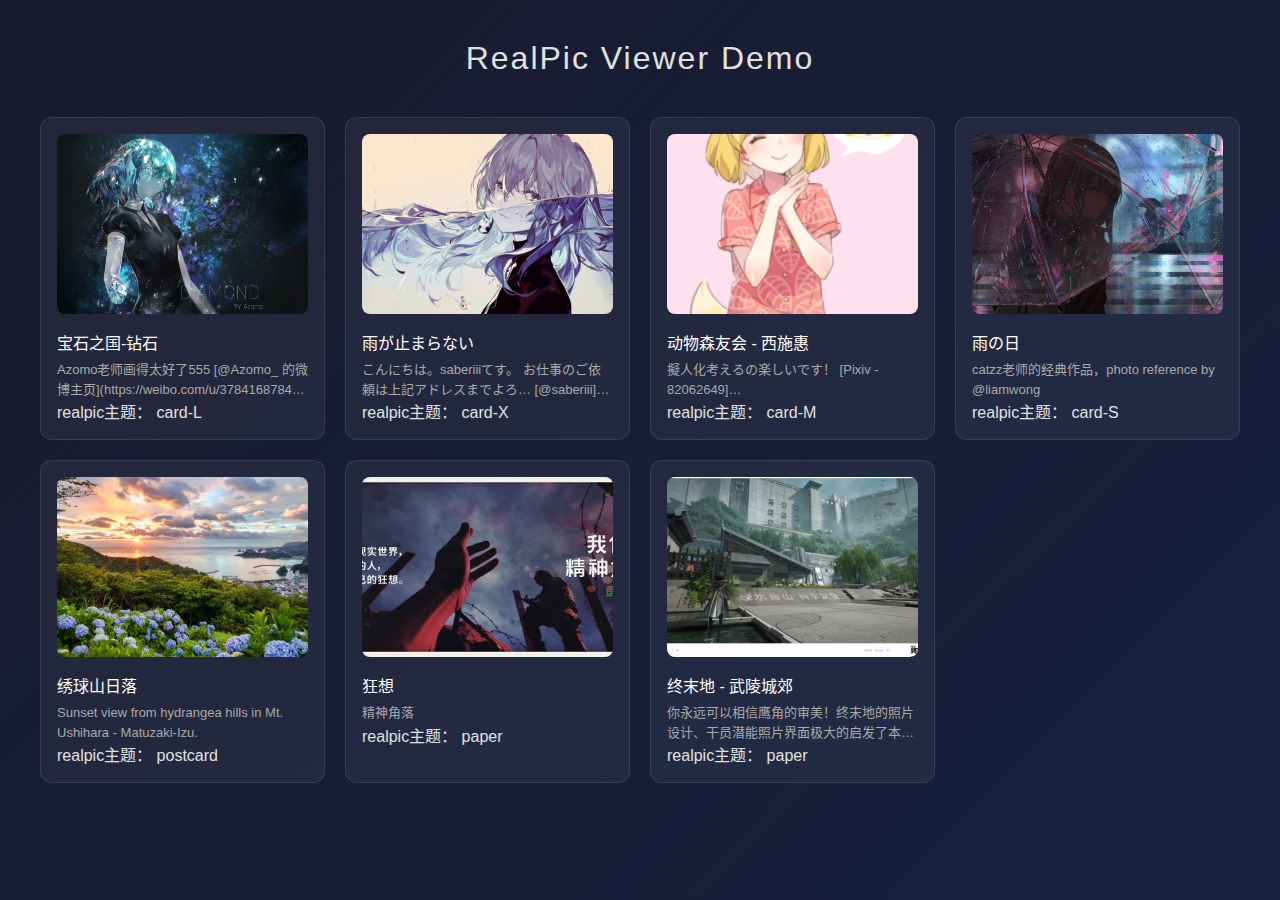
<file: demo/demo.html>
<!DOCTYPE html>
<html lang="zh-CN">
<head>
    <meta charset="UTF-8">
    <meta name="viewport" content="width=device-width, initial-scale=1.0">
    <title>RealPic Viewer Demo</title>
    <link rel="icon" type="image/x-icon" href="../favicon.ico">
    <link rel="stylesheet" href="../realpic.css">
    <link rel="stylesheet" href="../realpic_viewer.css">
    <style>
        * {
            margin: 0;
            padding: 0;
            box-sizing: border-box;
        }
        
        body {
            font-family: -apple-system, BlinkMacSystemFont, 'Segoe UI', Roboto, sans-serif;
            background: linear-gradient(135deg, #1a1a2e 0%, #16213e 100%);
            min-height: 100vh;
            padding: 40px 20px;
            color: #e1e1e1;
        }
        
        h1 {
            text-align: center;
            margin-bottom: 40px;
            font-weight: 300;
            letter-spacing: 2px;
        }
        
        .gallery {
            display: grid;
            grid-template-columns: repeat(auto-fill, minmax(280px, 1fr));
            gap: 20px;
            max-width: 1200px;
            margin: 0 auto;
        }
        
        .image-card {
            background: rgba(255, 255, 255, 0.05);
            border: 1px solid rgba(255, 255, 255, 0.1);
            border-radius: 12px;
            padding: 16px;
            cursor: pointer;
            transition: transform 0.3s, background 0.3s;
        }
        
        .image-card:hover {
            transform: translateY(-4px);
            background: rgba(255, 255, 255, 0.1);
        }
        
        .image-card img {
            width: 100%;
            height: 180px;
            object-fit: cover;
            border-radius: 8px;
            margin-bottom: 12px;
        }
        
        .image-card h3 {
            font-size: 16px;
            font-weight: 500;
            margin-bottom: 6px;
            color: #fff;
        }
        
        .image-card p {
            font-size: 13px;
            color: #aaa;
            line-height: 1.5;
            overflow: hidden;
            text-overflow: ellipsis;
            display: -webkit-box;
            line-clamp: 2;
            -webkit-line-clamp: 2;
            -webkit-box-orient: vertical;
        }
        
        .loading {
            text-align: center;
            padding: 60px;
            color: #888;
        }
    </style>
</head>
<body>
    <h1>RealPic Viewer Demo</h1>
    <div id="gallery" class="gallery">
        <div class="loading">加载中...</div>
    </div>

    <!-- RealPicViewer 蒙版结构 -->
    <div id="viewerModal" class="viewer-modal">
        <div class="viewer-content">
            <div id="viewerContainer" class="viewer-container"></div>
            <div class="viewer-info">
                <div id="viewerTitle" class="viewer-title"></div>
                <div id="viewerDescription" class="viewer-description"></div>
                <div id="viewerTags" class="viewer-tags"></div>
            </div>
        </div>
        <div class="viewer-controls">
            <button class="viewer-btn viewer-btn-flip" id="viewerFlipBtn" title="翻转">
                <svg xmlns="http://www.w3.org/2000/svg" viewBox="0 0 256 256" fill="none" stroke="#fff" stroke-width="24" stroke-linecap="round">
                    <path d="M240.5 128A112.5 112.5 0 1115.5 128A112.5 112.5 0 11240.5 128ZM56 147L200 147M159.58 187.92L199.08 148.42M200 103L56 103M96.68 62.08L57.18 101.58"/>
                </svg>
            </button>
            <button class="viewer-btn viewer-btn-close" id="viewerCloseBtn" title="关闭">
                <svg xmlns="http://www.w3.org/2000/svg" viewBox="0 0 256 256" fill="none" stroke="#fff" stroke-width="24" stroke-linecap="round">
                    <path d="M240.5 128A112.5 112.5 0 1115.5 128A112.5 112.5 0 11240.5 128ZM74 181.53L182.5 73.03M74 73L182.5 181.5"/>
                </svg>
            </button>
        </div>
    </div>

    <script type="module">
        import { RealPicViewer } from '../realpic_viewer.js';
        
        // 初始化查看器
        const viewer = new RealPicViewer({
            originPath: './public/images/',
            themesPath: '../themes/',
            defaultTheme: 'default',
            loadingImage: '../loading.svg',
        });
        
        // 加载图片数据
        async function loadImages() {
            try {
                const response = await fetch('./public/manifest.json');
                const images = await response.json();
                renderGallery(images);
            } catch (error) {
                console.error('加载图片数据失败:', error);
                document.getElementById('gallery').innerHTML = 
                    '<div class="loading">加载失败，请检查网络连接</div>';
            }
        }
        
        // 渲染图片列表
        function renderGallery(images) {
            const gallery = document.getElementById('gallery');
            gallery.innerHTML = '';

            images.forEach(image => {
                const card = document.createElement('div');
                card.className = 'image-card';
                card.innerHTML = `
                    <img src="./public/thumbs/${image.filename}" alt="${image.title}" loading="lazy" onerror="this.src='./public/images/${image.filename}'">
                    <h3>${escapeHtml(image.title)}</h3>
                    <p>${escapeHtml(image.description || '')}</p>
                    <div class="theme-info">
                        <span>realpic主题：</span>
                        <span>${escapeHtml(image.theme)}</span>
                    </div>
                `;
                card.addEventListener('click', () => viewer.show(image));
                gallery.appendChild(card);
            });
        }
        
        // 转义HTML特殊字符
        function escapeHtml(text) {
            const div = document.createElement('div');
            div.textContent = text;
            return div.innerHTML;
        }
        
        // 启动
        loadImages();
    </script>
</body>
</html>
</file>
<file: realpic.css>
/* RealPic 组件样式 */

/* 注册./fonts/中存在的字体 */
/* 智勇手书3600 */
@font-face {
    font-family: 'zhiyongshoushu';
    src: url('./../realpic/fonts/zhiyongshoushu4000.woff2') format('woff2');
    font-weight: normal;
    font-style: normal;
    font-display: swap;
}

.realpic-mount-point { box-sizing: border-box; }

.realpic-root {
    position: relative;
    width: 100%;
    height: 100%;
    perspective: 1200px;
    -webkit-tap-highlight-color: transparent;
    display: flex;
    align-items: center;
    justify-content: center;
    color-scheme: light; /* 禁用深色模式自动适配 */
    forced-color-adjust: none; /* 禁用强制颜色调整 */
}

.realpic-viewport {
    position: relative;
    transform-style: preserve-3d;
    transform: translateZ(0);
    transition: transform 0.2s ease;
}

.realpic-flipper {
    position: relative;
    width: 100%;
    height: 100%;
    transform-style: preserve-3d;
    transition: transform 0.6s cubic-bezier(0.4, 0, 0.2, 1);
}

.realpic-root.realpic-flipped .realpic-flipper {
    transform: rotateY(180deg);
}

.realpic-front, .realpic-back {
    position: absolute;
    width: 100%;
    height: 100%;
    backface-visibility: hidden;
    top: 0;
    left: 0;
    overflow: visible;
    border-radius: 4px;
}

.realpic-front { z-index: 2; }
.realpic-back { transform: rotateY(180deg); }

.realpic-frame {
    position: absolute;
    background-size: 100% 100%;
    background-repeat: no-repeat;
    background-position: center;
    overflow: hidden;
}

.realpic-content-area {
    position: absolute;
    overflow: hidden;
    display: flex;
}

/* position 样式 */
.realpic-content-area[data-position="center"] { align-items: center; justify-content: center; }
.realpic-content-area[data-position="top"] { align-items: flex-start; justify-content: center; }
.realpic-content-area[data-position="bottom"] { align-items: flex-end; justify-content: center; }
.realpic-content-area[data-position="left"] { align-items: center; justify-content: flex-start; }
.realpic-content-area[data-position="right"] { align-items: center; justify-content: flex-end; }

/* fit 样式 */
.realpic-content-area[data-fit="contain"] img { object-fit: contain; }
.realpic-content-area[data-fit="cover"] img { object-fit: cover; }
.realpic-content-area[data-fit="stretch"] img { object-fit: fill; }

.realpic-content-area img {
    width: 100%;
    height: 100%;
    display: block;
}

.realpic-content-area .realpic-text-content {
    width: 100%;
    height: 100%;
    overflow: hidden;
    word-wrap: break-word;
    overflow-wrap: break-word;
    text-align: inherit;
    line-height: 1.6;
    forced-color-adjust: none; /* 禁用强制颜色调整，保留主题配置的颜色 */
}

/* 代码块样式 */
.realpic-text-content code {
    background: rgba(0, 0, 0, 0.08);
    padding: 0.2em 0.4em;
    border-radius: 0.4em;
    font-size: 0.85em;
}

.realpic-hidden {
    visibility: hidden;
    opacity: 0;
}

/* @media (max-width: 768px) {
    .realpic-root { perspective: 800px; }
    .realpic-flipper { transition-duration: 0.5s; }
} */
</file>
<file: realpic_viewer.css>
/**
 * RealPicViewer 样式
 * 统一的图片查看蒙版组件样式
 */

/* 蒙版层 */
.viewer-modal {
    display: none;
    position: fixed;
    top: 0;
    left: 0;
    width: 100%;
    height: 100%;
    background: rgba(0, 0, 0, 0.9);
    z-index: 10000;
    justify-content: center;
    align-items: center;
    opacity: 0;
    transition: opacity 0.3s ease;
}

.viewer-modal.active {
    display: flex;
    opacity: 1;
}

/* 内容容器 */
.viewer-content {
    display: flex;
    flex-direction: column;
    align-items: center;
    gap: 20px;
    width: 90vw;
    max-width: 1000px;
    height: 95vh;
}

/* RealPic 容器 - 需要明确的宽高 */
.viewer-container {
    width: 100%;
    height: calc(100% - 100px); /* 减去标题高度和间距 */
    display: flex;
    justify-content: center;
    align-items: center;
    position: relative;
}

/* 信息区域 */
.viewer-info {
    display: flex;
    flex-direction: column;
    align-items: center;
    gap: 8px;
    max-width: 80%;
}

/* 标题 */
.viewer-title {
    color: #e1e1e1;
    font-size: 1.25em;
    font-weight: 400;
    text-align: center;
    line-height: 1.4;
}

/* 描述 */
.viewer-description {
    color: #aaa;
    font-size: 1em;
    text-align: center;
    line-height: 1.5;
    opacity: 0.9;
}

/* Markdown 链接样式 */
.viewer-md-link {
    color: #4a9eff;
    text-decoration: underline;
}

/* 右下角控制按钮组 */
.viewer-controls {
    position: fixed;
    bottom: 30px;
    right: 80px;
    display: flex;
    gap: 12px;
    z-index: 10001;
}

/* 控制按钮 */
.viewer-btn {
    width: 40px;
    height: 40px;
    border: 1px solid rgba(255, 255, 255, 0.2);
    background: rgba(40, 40, 40, 0.8);
    border-radius: 30%;
    cursor: pointer;
    display: flex;
    align-items: center;
    justify-content: center;
    transition: background-color 0.3s;
}

.viewer-btn:hover {
    background: rgba(60, 60, 60, 0.9);
}

.viewer-btn svg {
    width: 24px;
    height: 24px;
    stroke: #ccc;
}

/* 响应式适配 */
@media (max-width: 768px) {
    .viewer-content {
        max-width: 95%;
        max-height: 80%;
    }
    
    .viewer-title {
        font-size: 16px;
        padding: 0 15px;
    }
    
    .viewer-controls {
        bottom: 20px;
        right: 20px;
    }
}
</file>
